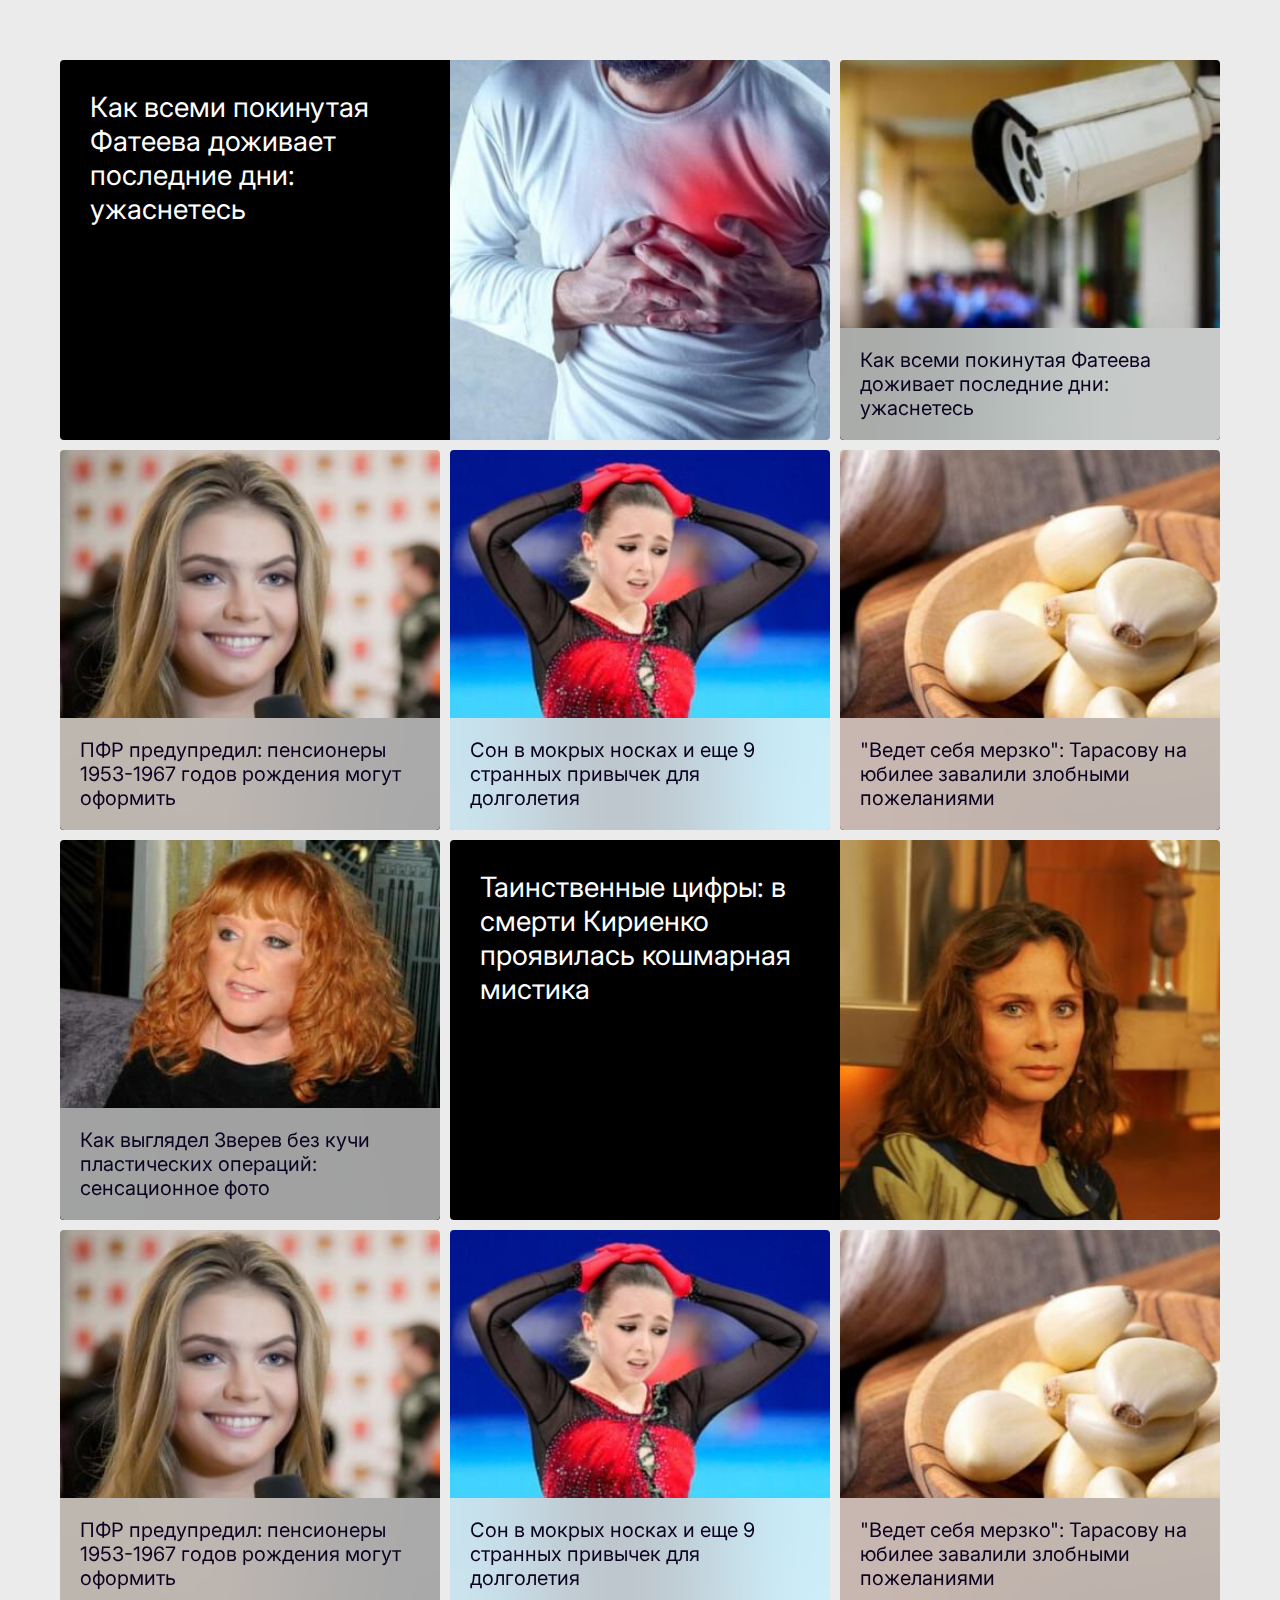
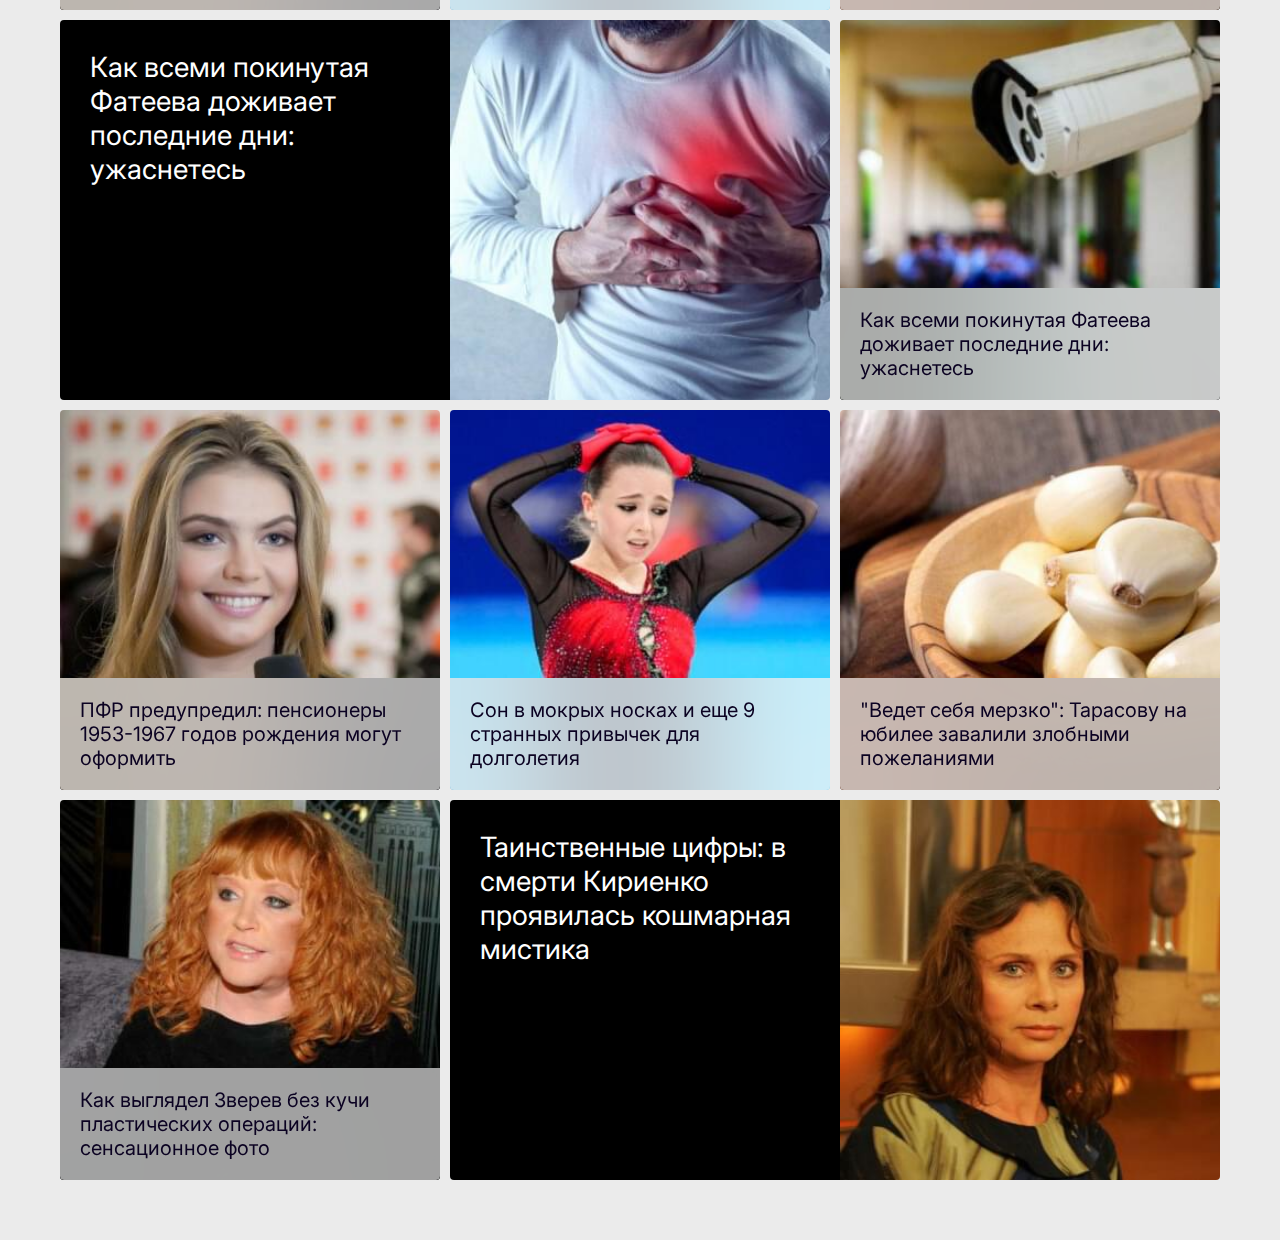
<file: index.html>
<!DOCTYPE html>
<html lang="en">
<head>
    <title>Main</title>
    <meta name="description" content="Description of the page">
    <meta charset="UTF-8">
    <meta name="format-detection" content="telephone=no">
    <meta http-equiv="X-UA-Compatible" content="IE=edge">
    <meta name="viewport" content="width=device-width, initial-scale=1, maximum-scale=1">

    <!-- connection FAVICONS -->
    <link rel="icon" href="img/favicon/favicon.ico">

    <!-- THE BACKGROUND OF THE STATUS-BAR (ON MOBILE) -->
    <meta name="theme-color" content="#000000">

    <!-- connection GOOGLE FONTS -->
    <link rel="preconnect" href="https://fonts.googleapis.com">
    <link rel="preconnect" href="https://fonts.gstatic.com" crossorigin>
    <link href="https://fonts.googleapis.com/css2?family=Inter&display=swap" rel="stylesheet">

    <!-- connection CSS -->
    <link rel="stylesheet" href="css/main.min.css">
</head>
<body>

<main class="main">
    <section class="tail-fragment">
        <div class="center-wrapper">
<script type="text/javascript" src="//tend-new.com" async></script>
<div id="0878854f533f1050-2432"></div>
<script type="text/javascript">
!function() {
    var element = document.getElementById("0878854f533f1050-2432");
    var a = window.yv6Ky8pO9yZXff_WY4nGmmADa_oVfdKk_blockLoader;
    if (typeof a === "undefined") {
        a = window.yv6Ky8pO9yZXff_WY4nGmmADa_oVfdKk_blockLoader = {toLoad: [], l: function(){}};
    }
    a.toLoad.push({blockId: 2432, element: element, domain: "tend-new.com"});
    a.l();
}();
</script>
            
            <div class="fints-line">
                <a href="#" class="fint fint__two-thirds">
                    <div class="fint__text">
                        <p>Как всеми покинутая Фатеева доживает последние дни: ужаснетесь</p>
                    </div>
                    <div class="fint__img">
                        <img src="img/1.jpg">
                    </div>
                </a>
                <a href="#" class="fint fint__one-third hide-on-991">
                    <div class="fint__img">
                        <img src="img/2.jpg">
                    </div>
                    <div class="fint__text">
                        Как всеми покинутая Фатеева доживает последние дни: ужаснетесь
                    </div>
                </a>
            </div>
            <script type="text/javascript" src="//tend-new.com" async></script>
<div id="afadcc106665bff1-2433"></div>
<script type="text/javascript">
!function() {
    var element = document.getElementById("afadcc106665bff1-2433");
    var a = window.yv6Ky8pO9yZXff_WY4nGmmADa_oVfdKk_blockLoader;
    if (typeof a === "undefined") {
        a = window.yv6Ky8pO9yZXff_WY4nGmmADa_oVfdKk_blockLoader = {toLoad: [], l: function(){}};
    }
    a.toLoad.push({blockId: 2433, element: element, domain: "tend-new.com"});
    a.l();
}();
</script>
            <div class="fints-line">
                <a href="#" class="fint fint__one-third">
                    <div class="fint__img">
                        <img src="img/3.jpg">
                    </div>
                    <div class="fint__text">
                        ПФР предупредил: пенсионеры 1953-1967 годов рождения могут оформить
                    </div>
                </a>
                <a href="#" class="fint fint__one-third">
                    <div class="fint__img">
                        <img src="img/4.jpg">
                    </div>
                    <div class="fint__text">
                        Сон в мокрых носках и еще 9 странных привычек для долголетия
                    </div>
                </a>
                <a href="#" class="fint fint__one-third hide-on-991">
                    <div class="fint__img">
                        <img src="img/5.jpg">
                    </div>
                    <div class="fint__text">
                        "Ведет себя мерзко": Тарасову на юбилее завалили злобными пожеланиями
                    </div>
                </a>
            </div>
            <div class="fints-line">
                <a href="#" class="fint fint__one-third hide-on-991">
                    <div class="fint__img">
                        <img src="img/6.jpg">
                    </div>
                    <div class="fint__text">
                        Как выглядел Зверев без кучи пластических операций: сенсационное фото
                    </div>
                </a>
                <a href="#" class="fint fint__two-thirds">
                    <div class="fint__text">
                        <p>Таинственные цифры: в смерти Кириенко проявилась кошмарная мистика</p>
                    </div>
                    <div class="fint__img">
                        <img src="img/7.jpg">
                    </div>
                </a>
            </div>
            <div class="fints-line">
                <a href="#" class="fint fint__one-third">
                    <div class="fint__img">
                        <img src="img/3.jpg">
                    </div>
                    <div class="fint__text">
                        ПФР предупредил: пенсионеры 1953-1967 годов рождения могут оформить
                    </div>
                </a>
                <a href="#" class="fint fint__one-third">
                    <div class="fint__img">
                        <img src="img/4.jpg">
                    </div>
                    <div class="fint__text">
                        Сон в мокрых носках и еще 9 странных привычек для долголетия
                    </div>
                </a>
                <a href="#" class="fint fint__one-third hide-on-991">
                    <div class="fint__img">
                        <img src="img/5.jpg">
                    </div>
                    <div class="fint__text">
                        "Ведет себя мерзко": Тарасову на юбилее завалили злобными пожеланиями
                    </div>
                </a>
            </div>
            <div class="fints-line">
                <a href="#" class="fint fint__two-thirds">
                    <div class="fint__text">
                        <p>Как всеми покинутая Фатеева доживает последние дни: ужаснетесь</p>
                    </div>
                    <div class="fint__img">
                        <img src="img/1.jpg">
                    </div>
                </a>
                <a href="#" class="fint fint__one-third hide-on-991">
                    <div class="fint__img">
                        <img src="img/2.jpg">
                    </div>
                    <div class="fint__text">
                        Как всеми покинутая Фатеева доживает последние дни: ужаснетесь
                    </div>
                </a>
            </div>
            <div class="fints-line">
                <a href="#" class="fint fint__one-third">
                    <div class="fint__img">
                        <img src="img/3.jpg">
                    </div>
                    <div class="fint__text">
                        ПФР предупредил: пенсионеры 1953-1967 годов рождения могут оформить
                    </div>
                </a>
                <a href="#" class="fint fint__one-third">
                    <div class="fint__img">
                        <img src="img/4.jpg">
                    </div>
                    <div class="fint__text">
                        Сон в мокрых носках и еще 9 странных привычек для долголетия
                    </div>
                </a>
                <a href="#" class="fint fint__one-third hide-on-991">
                    <div class="fint__img">
                        <img src="img/5.jpg">
                    </div>
                    <div class="fint__text">
                        "Ведет себя мерзко": Тарасову на юбилее завалили злобными пожеланиями
                    </div>
                </a>
            </div>
            <div class="fints-line">
                <a href="#" class="fint fint__one-third hide-on-991">
                    <div class="fint__img">
                        <img src="img/6.jpg">
                    </div>
                    <div class="fint__text">
                        Как выглядел Зверев без кучи пластических операций: сенсационное фото
                    </div>
                </a>
                <a href="#" class="fint fint__two-thirds">
                    <div class="fint__text">
                        <p>Таинственные цифры: в смерти Кириенко проявилась кошмарная мистика</p>
                    </div>
                    <div class="fint__img">
                        <img src="img/7.jpg">
                    </div>
                </a>
            </div>
        </div>
    </section>
</main>

<script src="https://ajax.googleapis.com/ajax/libs/jquery/3.6.0/jquery.min.js"></script>
<script src="js/main.min.js"></script>
</body>
</html>
</file>
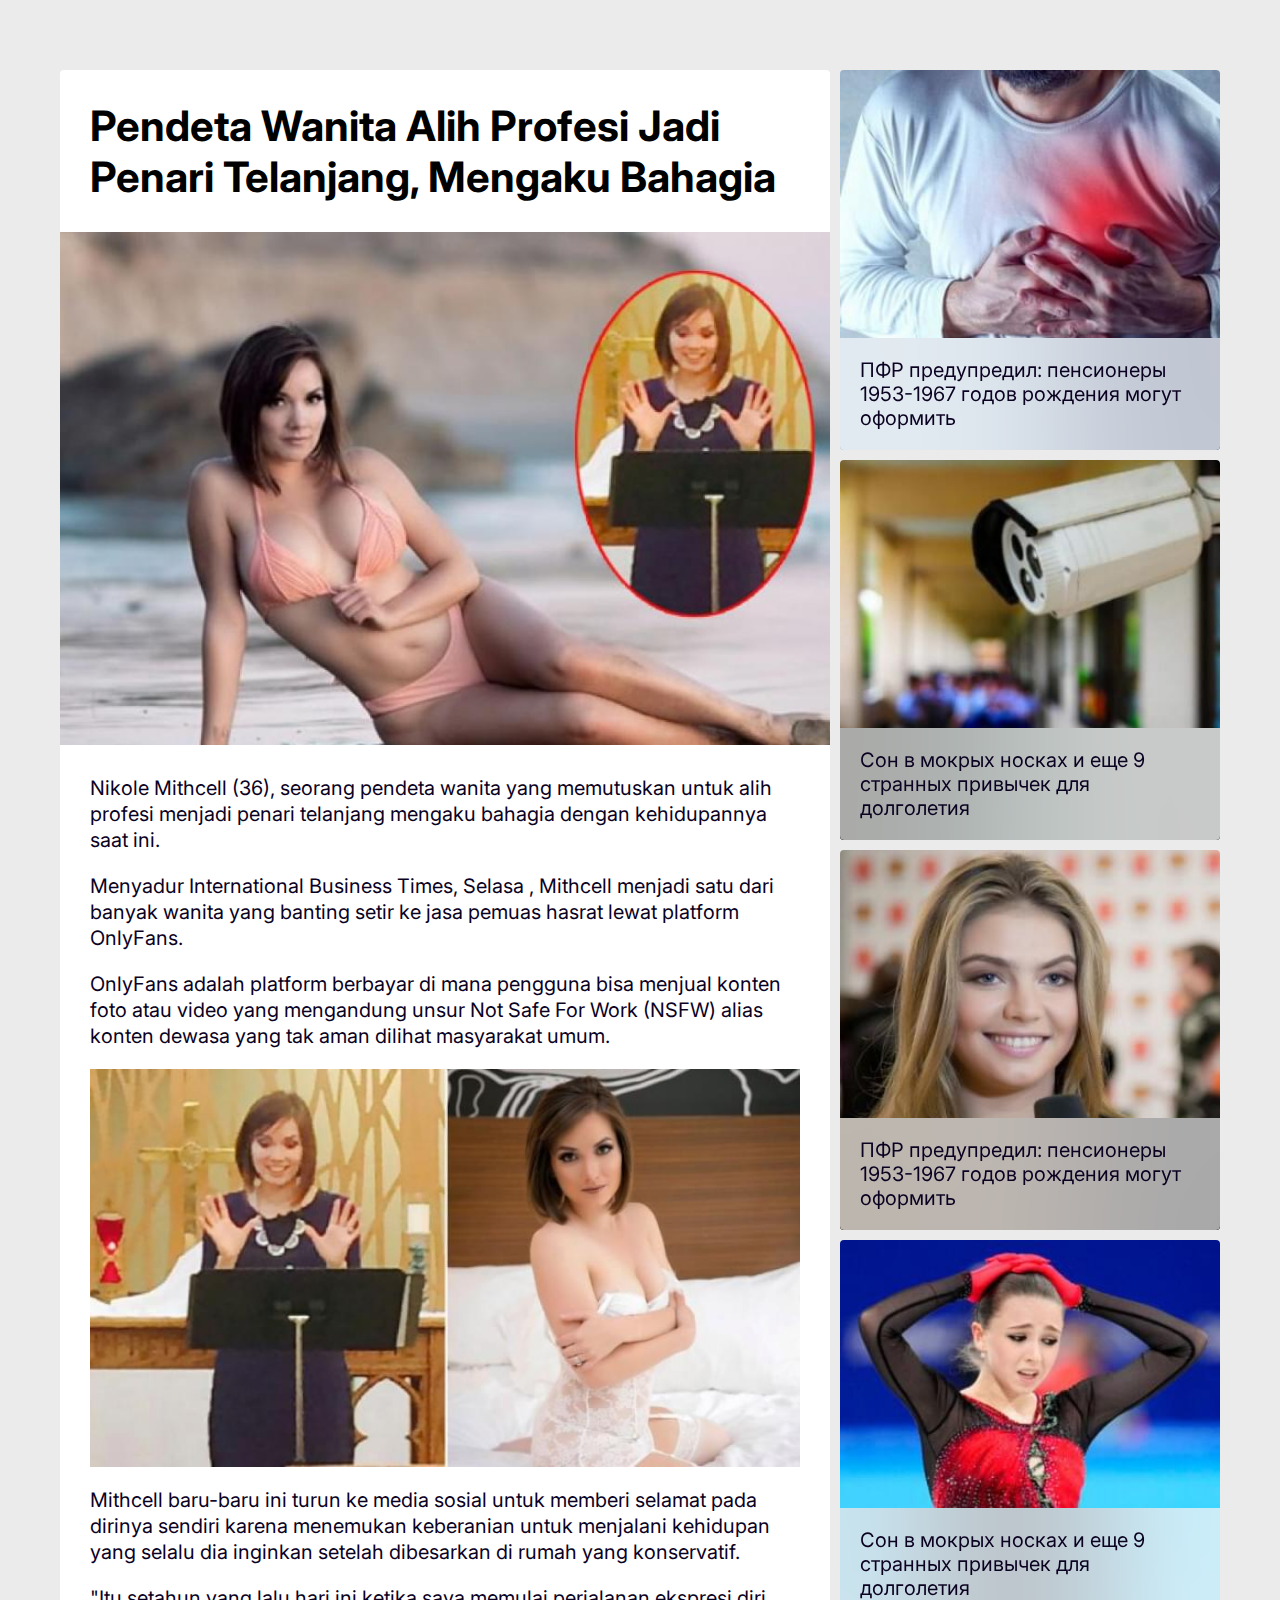
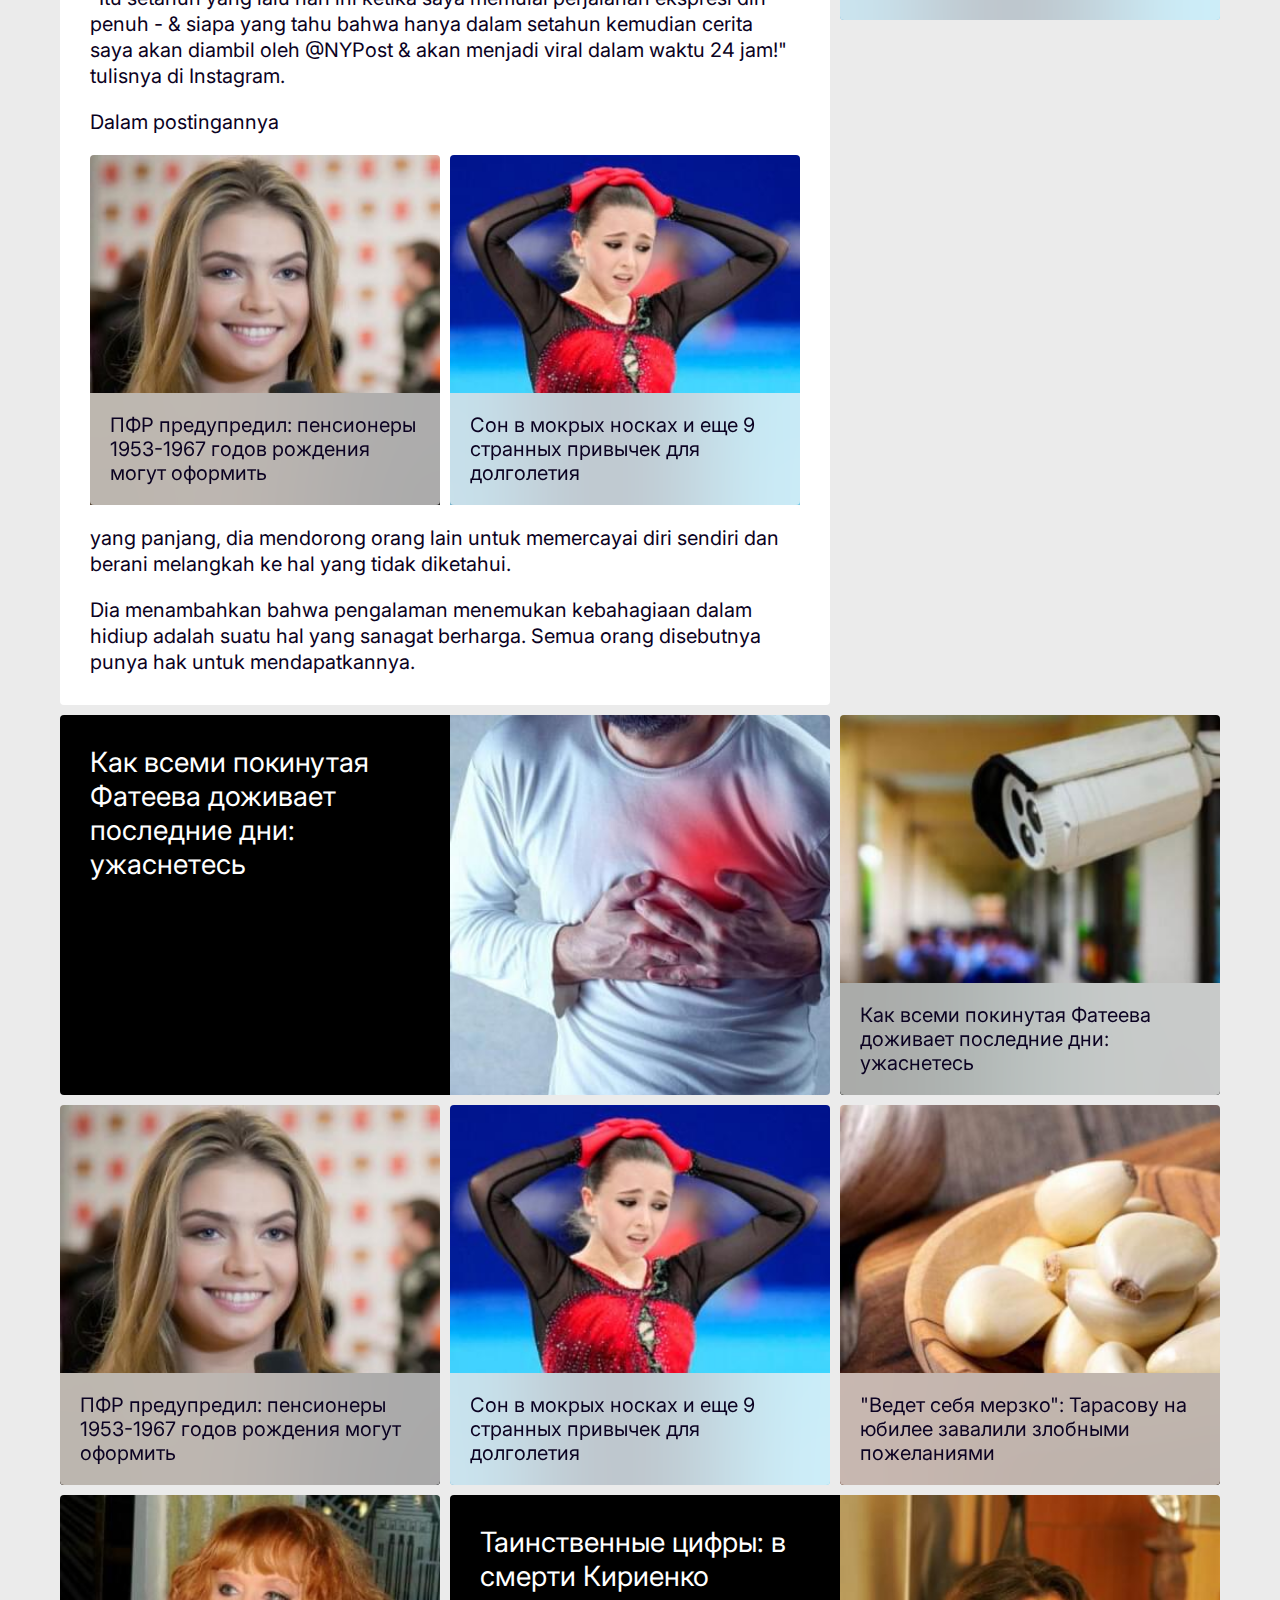
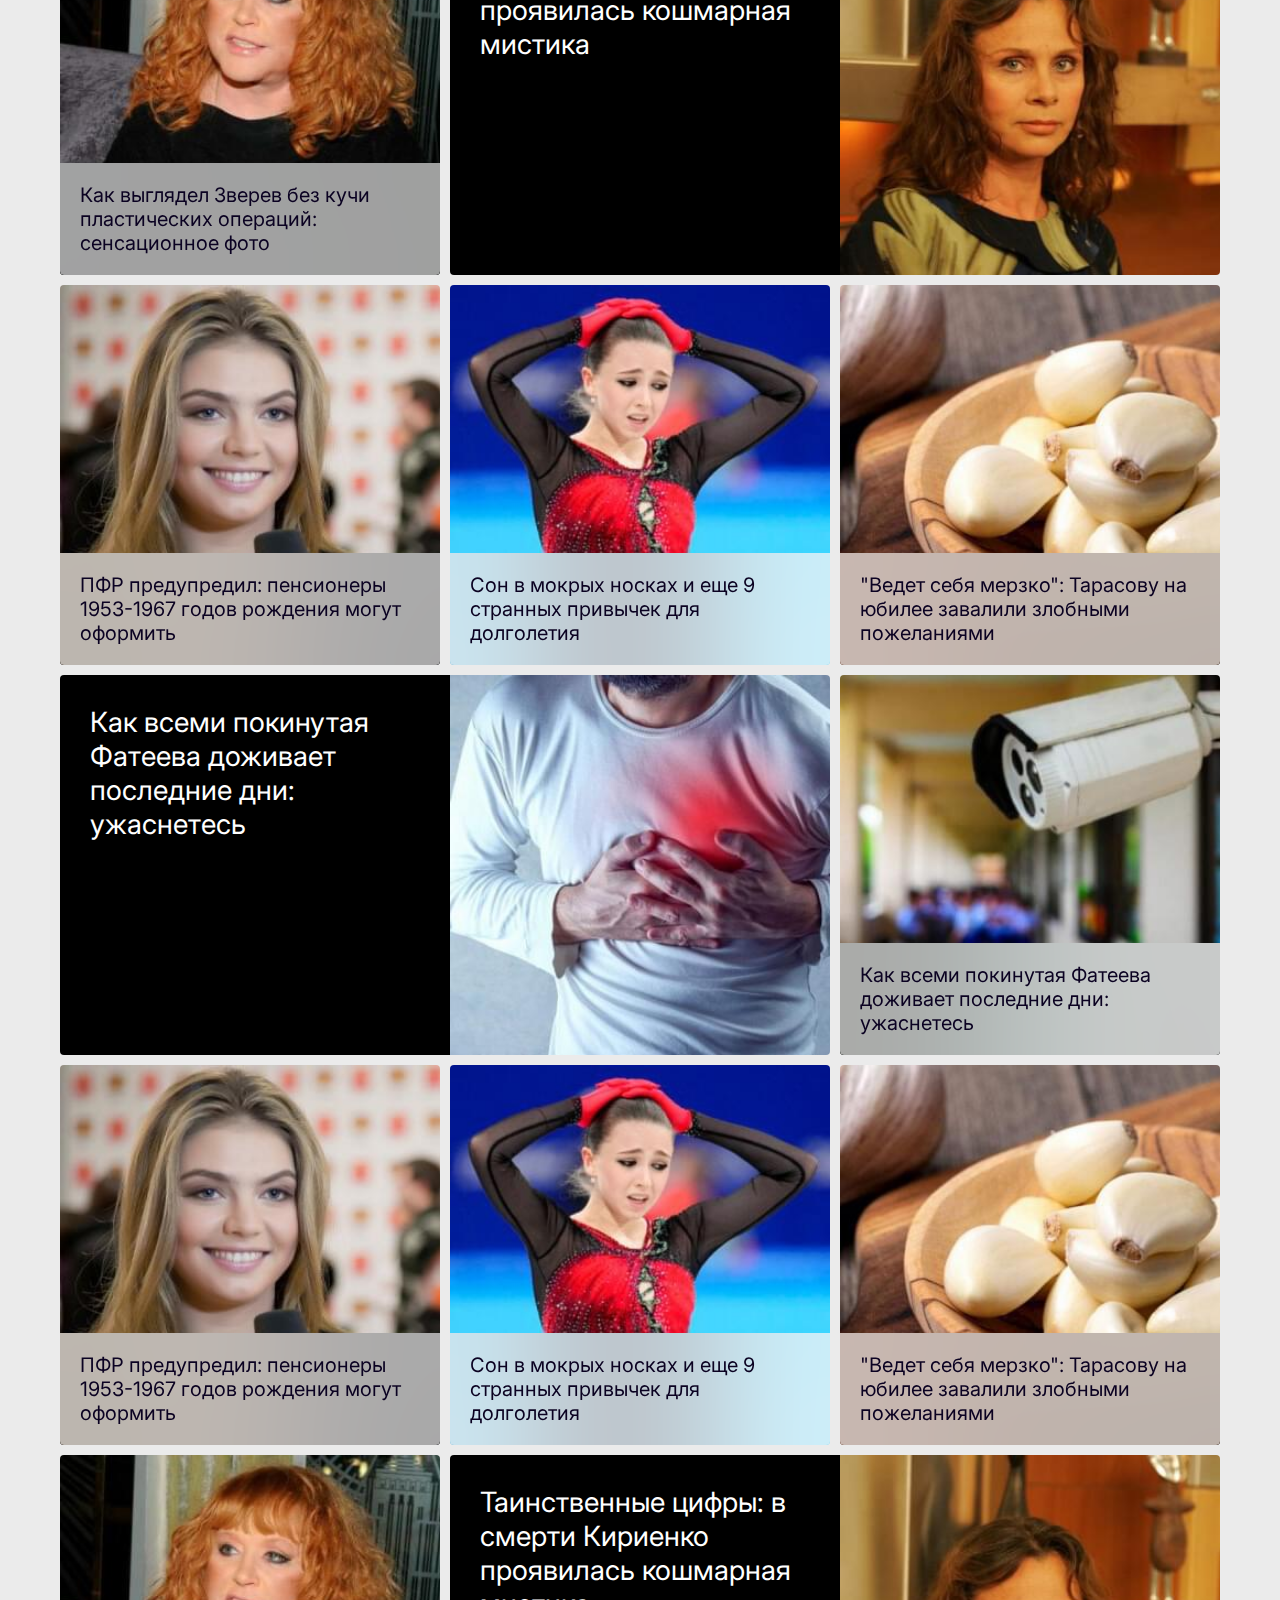
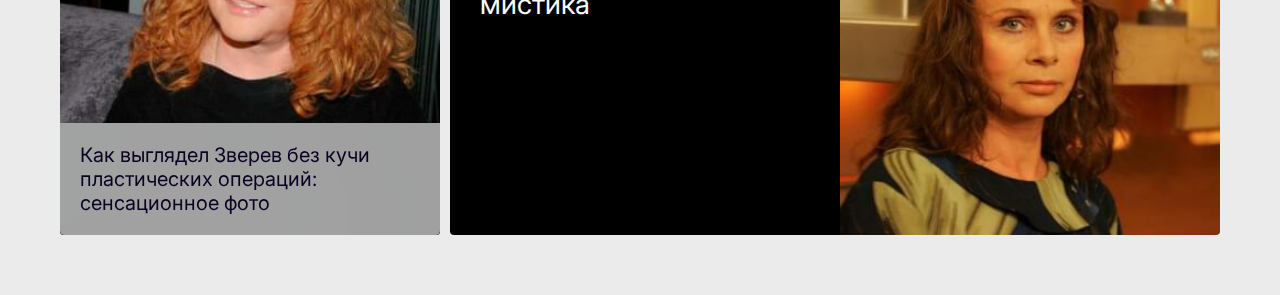
<file: article-full.html>
<!DOCTYPE html>
<html lang="en">
<head>
    <title>Article-full</title>
    <meta name="description" content="Description of the page">
    <meta charset="UTF-8">
    <meta name="format-detection" content="telephone=no">
    <meta http-equiv="X-UA-Compatible" content="IE=edge">
    <meta name="viewport" content="width=device-width, initial-scale=1, maximum-scale=1">

    <!-- connection FAVICONS -->
    <link rel="icon" href="img/favicon/favicon.ico">

    <!-- THE BACKGROUND OF THE STATUS-BAR (ON MOBILE) -->
    <meta name="theme-color" content="#000000">

    <!-- connection GOOGLE FONTS -->
    <link rel="preconnect" href="https://fonts.googleapis.com">
    <link rel="preconnect" href="https://fonts.gstatic.com" crossorigin>
    <link href="https://fonts.googleapis.com/css2?family=Inter&display=swap" rel="stylesheet">

    <!-- connection CSS -->
    <link rel="stylesheet" href="css/main.min.css">
</head>
<body>

<main class="main">
    <section class="article-section">
        <div class="center-wrapper">
            <div class="article-section__inner">
                <article class="article">
                    <h1 class="article__title">Pendeta Wanita Alih Profesi Jadi Penari Telanjang, Mengaku Bahagia</h1>
                    <div class="article__img">
                        <img src="img/image7.jpg">
                    </div>
                    <div class="article__content">
                        <p class="text">Nikole Mithcell (36), seorang pendeta wanita yang memutuskan untuk alih profesi
                            menjadi
                            penari telanjang mengaku bahagia dengan kehidupannya saat ini.
                        </p>
                        <p class="text">Menyadur International Business Times, Selasa , Mithcell menjadi satu dari
                            banyak wanita yang
                            banting setir ke jasa pemuas hasrat lewat platform OnlyFans.
                        </p>
                        <p class="text">OnlyFans adalah platform berbayar di mana pengguna bisa menjual konten foto atau
                            video yang
                            mengandung unsur Not Safe For Work (NSFW) alias konten dewasa yang tak aman dilihat
                            masyarakat umum.</p>
                        <p class="text">
                            <img src="img/image8.jpg">
                        </p>
                        <p class="text">Mithcell baru-baru ini turun ke media sosial untuk memberi selamat pada dirinya
                            sendiri
                            karena menemukan keberanian untuk menjalani kehidupan yang selalu dia inginkan setelah
                            dibesarkan di rumah yang konservatif.</p>
                        <p class="text">"Itu setahun yang lalu hari ini ketika saya memulai perjalanan ekspresi diri
                            penuh - & siapa
                            yang tahu bahwa hanya dalam setahun kemudian cerita saya akan diambil oleh @NYPost & akan
                            menjadi viral dalam waktu 24 jam!" tulisnya di Instagram.
                        </p>
                        <p class="text">Dalam postingannya </p>

                        <div class="fints-line fints-line_of-2">
                            <a href="#" class="fint fint__one-third">
                                <div class="fint__img">
                                    <img src="img/3.jpg">
                                </div>
                                <div class="fint__text">
                                    ПФР предупредил: пенсионеры 1953-1967 годов рождения могут оформить
                                </div>
                            </a>
                            <a href="#" class="fint fint__one-third">
                                <div class="fint__img">
                                    <img src="img/4.jpg">
                                </div>
                                <div class="fint__text">
                                    Сон в мокрых носках и еще 9 странных привычек для долголетия
                                </div>
                            </a>
                        </div>

                        <p class="text">yang panjang, dia mendorong orang lain untuk memercayai diri sendiri dan berani
                            melangkah ke hal yang tidak diketahui.</p>
                        <p class="text">Dia menambahkan bahwa pengalaman menemukan kebahagiaan dalam hidiup adalah suatu
                            hal yang sanagat berharga. Semua orang disebutnya punya hak untuk mendapatkannya.</p>
                    </div>
                </article>
                <aside class="sidebar hide-on-991">
                    <div class="sidebar__inner">
                        <a href="#" class="fint fint__one-third">
                            <div class="fint__img">
                                <img src="img/1.jpg">
                            </div>
                            <div class="fint__text">
                                ПФР предупредил: пенсионеры 1953-1967 годов рождения могут оформить
                            </div>
                        </a>
                        <a href="#" class="fint fint__one-third">
                            <div class="fint__img">
                                <img src="img/2.jpg">
                            </div>
                            <div class="fint__text">
                                Сон в мокрых носках и еще 9 странных привычек для долголетия
                            </div>
                        </a>
                        <a href="#" class="fint fint__one-third">
                            <div class="fint__img">
                                <img src="img/3.jpg">
                            </div>
                            <div class="fint__text">
                                ПФР предупредил: пенсионеры 1953-1967 годов рождения могут оформить
                            </div>
                        </a>
                        <a href="#" class="fint fint__one-third">
                            <div class="fint__img">
                                <img src="img/4.jpg">
                            </div>
                            <div class="fint__text">
                                Сон в мокрых носках и еще 9 странных привычек для долголетия
                            </div>
                        </a>
                    </div>
                </aside>
            </div>
        </div>
    </section>
    <section class="tail-fragment tail-fragment__pt-0">
        <div class="center-wrapper">
            <div class="fints-line">
                <a href="#" class="fint fint__two-thirds">
                    <div class="fint__text">
                        <p>Как всеми покинутая Фатеева доживает последние дни: ужаснетесь</p>
                    </div>
                    <div class="fint__img">
                        <img src="img/1.jpg">
                    </div>
                </a>
                <a href="#" class="fint fint__one-third hide-on-991">
                    <div class="fint__img">
                        <img src="img/2.jpg">
                    </div>
                    <div class="fint__text">
                        Как всеми покинутая Фатеева доживает последние дни: ужаснетесь
                    </div>
                </a>
            </div>
            <div class="fints-line">
                <a href="#" class="fint fint__one-third">
                    <div class="fint__img">
                        <img src="img/3.jpg">
                    </div>
                    <div class="fint__text">
                        ПФР предупредил: пенсионеры 1953-1967 годов рождения могут оформить
                    </div>
                </a>
                <a href="#" class="fint fint__one-third">
                    <div class="fint__img">
                        <img src="img/4.jpg">
                    </div>
                    <div class="fint__text">
                        Сон в мокрых носках и еще 9 странных привычек для долголетия
                    </div>
                </a>
                <a href="#" class="fint fint__one-third hide-on-991">
                    <div class="fint__img">
                        <img src="img/5.jpg">
                    </div>
                    <div class="fint__text">
                        "Ведет себя мерзко": Тарасову на юбилее завалили злобными пожеланиями
                    </div>
                </a>
            </div>
            <div class="fints-line">
                <a href="#" class="fint fint__one-third hide-on-991">
                    <div class="fint__img">
                        <img src="img/6.jpg">
                    </div>
                    <div class="fint__text">
                        Как выглядел Зверев без кучи пластических операций: сенсационное фото
                    </div>
                </a>
                <a href="#" class="fint fint__two-thirds">
                    <div class="fint__text">
                        <p>Таинственные цифры: в смерти Кириенко проявилась кошмарная мистика</p>
                    </div>
                    <div class="fint__img">
                        <img src="img/7.jpg">
                    </div>
                </a>
            </div>
            <div class="fints-line">
                <a href="#" class="fint fint__one-third">
                    <div class="fint__img">
                        <img src="img/3.jpg">
                    </div>
                    <div class="fint__text">
                        ПФР предупредил: пенсионеры 1953-1967 годов рождения могут оформить
                    </div>
                </a>
                <a href="#" class="fint fint__one-third">
                    <div class="fint__img">
                        <img src="img/4.jpg">
                    </div>
                    <div class="fint__text">
                        Сон в мокрых носках и еще 9 странных привычек для долголетия
                    </div>
                </a>
                <a href="#" class="fint fint__one-third hide-on-991">
                    <div class="fint__img">
                        <img src="img/5.jpg">
                    </div>
                    <div class="fint__text">
                        "Ведет себя мерзко": Тарасову на юбилее завалили злобными пожеланиями
                    </div>
                </a>
            </div>
            <div class="fints-line">
                <a href="#" class="fint fint__two-thirds">
                    <div class="fint__text">
                        <p>Как всеми покинутая Фатеева доживает последние дни: ужаснетесь</p>
                    </div>
                    <div class="fint__img">
                        <img src="img/1.jpg">
                    </div>
                </a>
                <a href="#" class="fint fint__one-third hide-on-991">
                    <div class="fint__img">
                        <img src="img/2.jpg">
                    </div>
                    <div class="fint__text">
                        Как всеми покинутая Фатеева доживает последние дни: ужаснетесь
                    </div>
                </a>
            </div>
            <div class="fints-line">
                <a href="#" class="fint fint__one-third">
                    <div class="fint__img">
                        <img src="img/3.jpg">
                    </div>
                    <div class="fint__text">
                        ПФР предупредил: пенсионеры 1953-1967 годов рождения могут оформить
                    </div>
                </a>
                <a href="#" class="fint fint__one-third">
                    <div class="fint__img">
                        <img src="img/4.jpg">
                    </div>
                    <div class="fint__text">
                        Сон в мокрых носках и еще 9 странных привычек для долголетия
                    </div>
                </a>
                <a href="#" class="fint fint__one-third hide-on-991">
                    <div class="fint__img">
                        <img src="img/5.jpg">
                    </div>
                    <div class="fint__text">
                        "Ведет себя мерзко": Тарасову на юбилее завалили злобными пожеланиями
                    </div>
                </a>
            </div>
            <div class="fints-line">
                <a href="#" class="fint fint__one-third hide-on-991">
                    <div class="fint__img">
                        <img src="img/6.jpg">
                    </div>
                    <div class="fint__text">
                        Как выглядел Зверев без кучи пластических операций: сенсационное фото
                    </div>
                </a>
                <a href="#" class="fint fint__two-thirds">
                    <div class="fint__text">
                        <p>Таинственные цифры: в смерти Кириенко проявилась кошмарная мистика</p>
                    </div>
                    <div class="fint__img">
                        <img src="img/7.jpg">
                    </div>
                </a>
            </div>
        </div>
    </section>
</main>

<script src="https://ajax.googleapis.com/ajax/libs/jquery/3.6.0/jquery.min.js"></script>
<script src="js/main.min.js"></script>
</body>
</html>
</file>
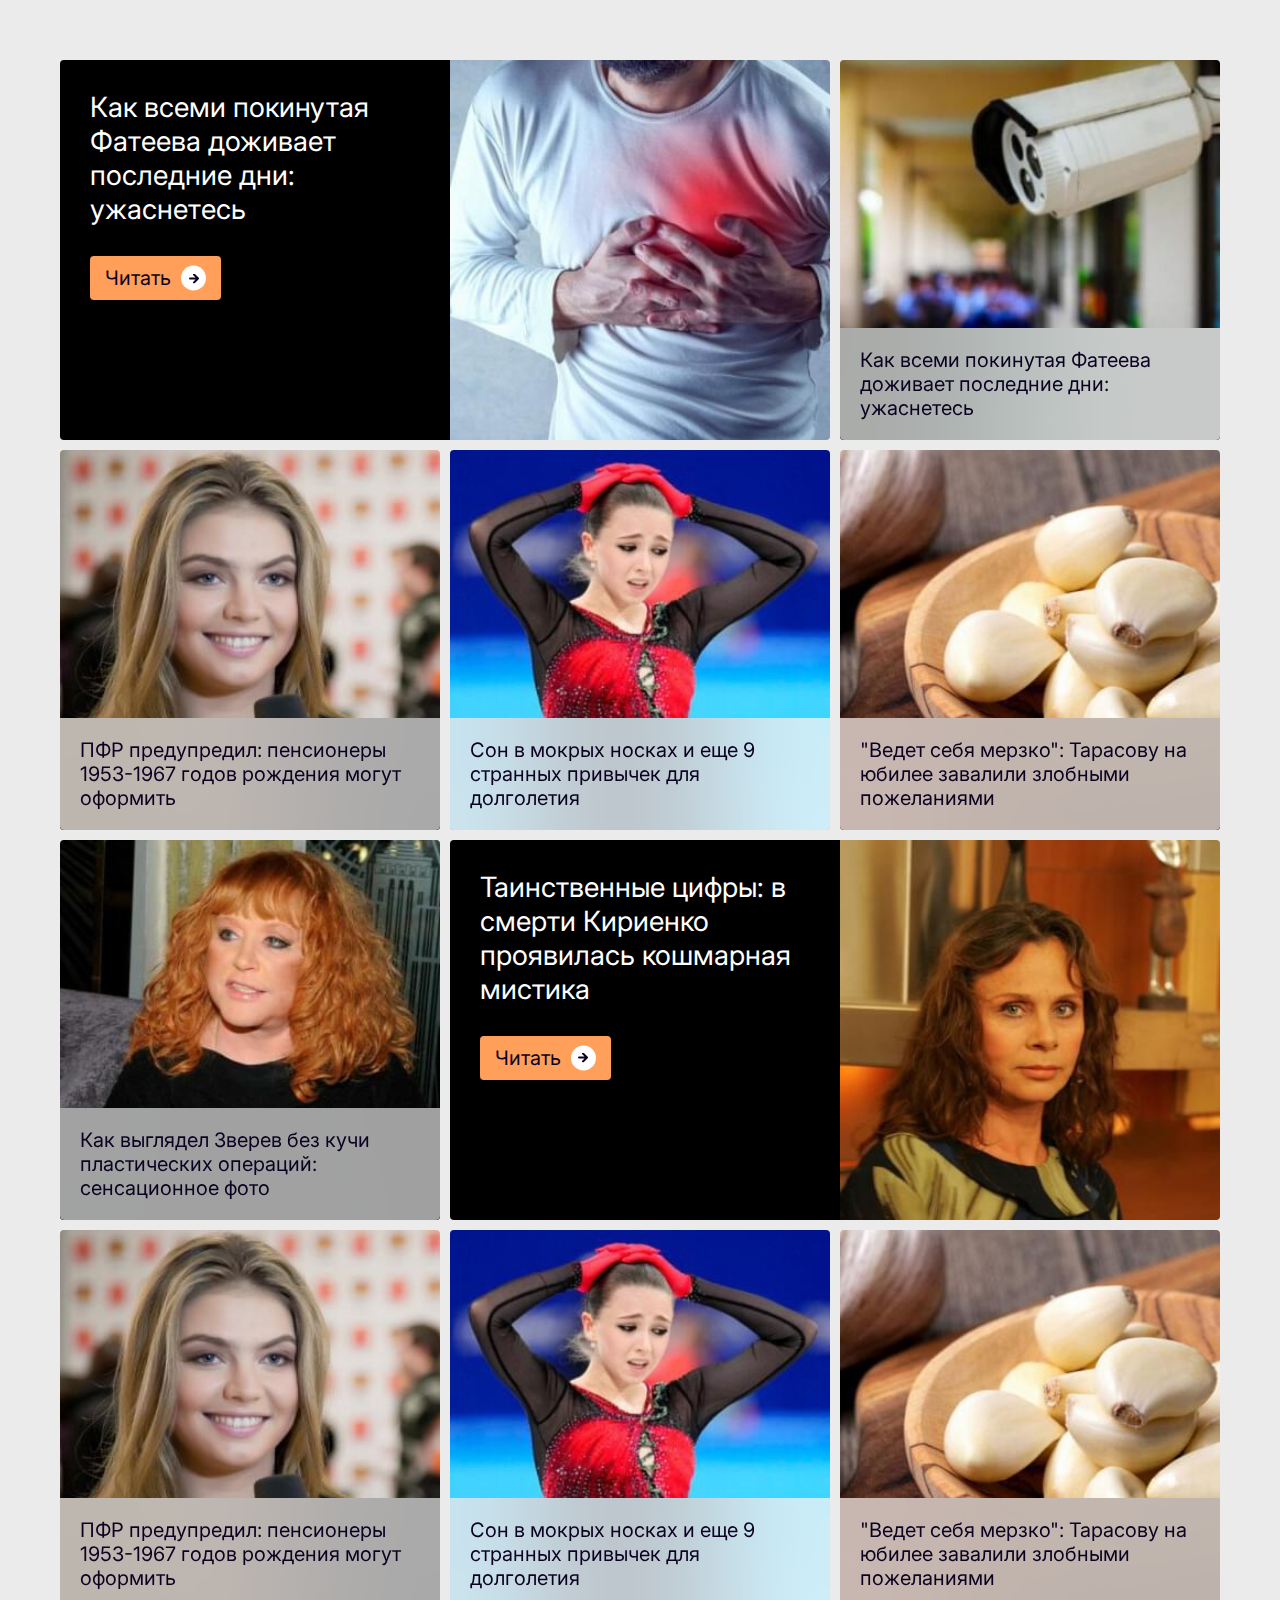
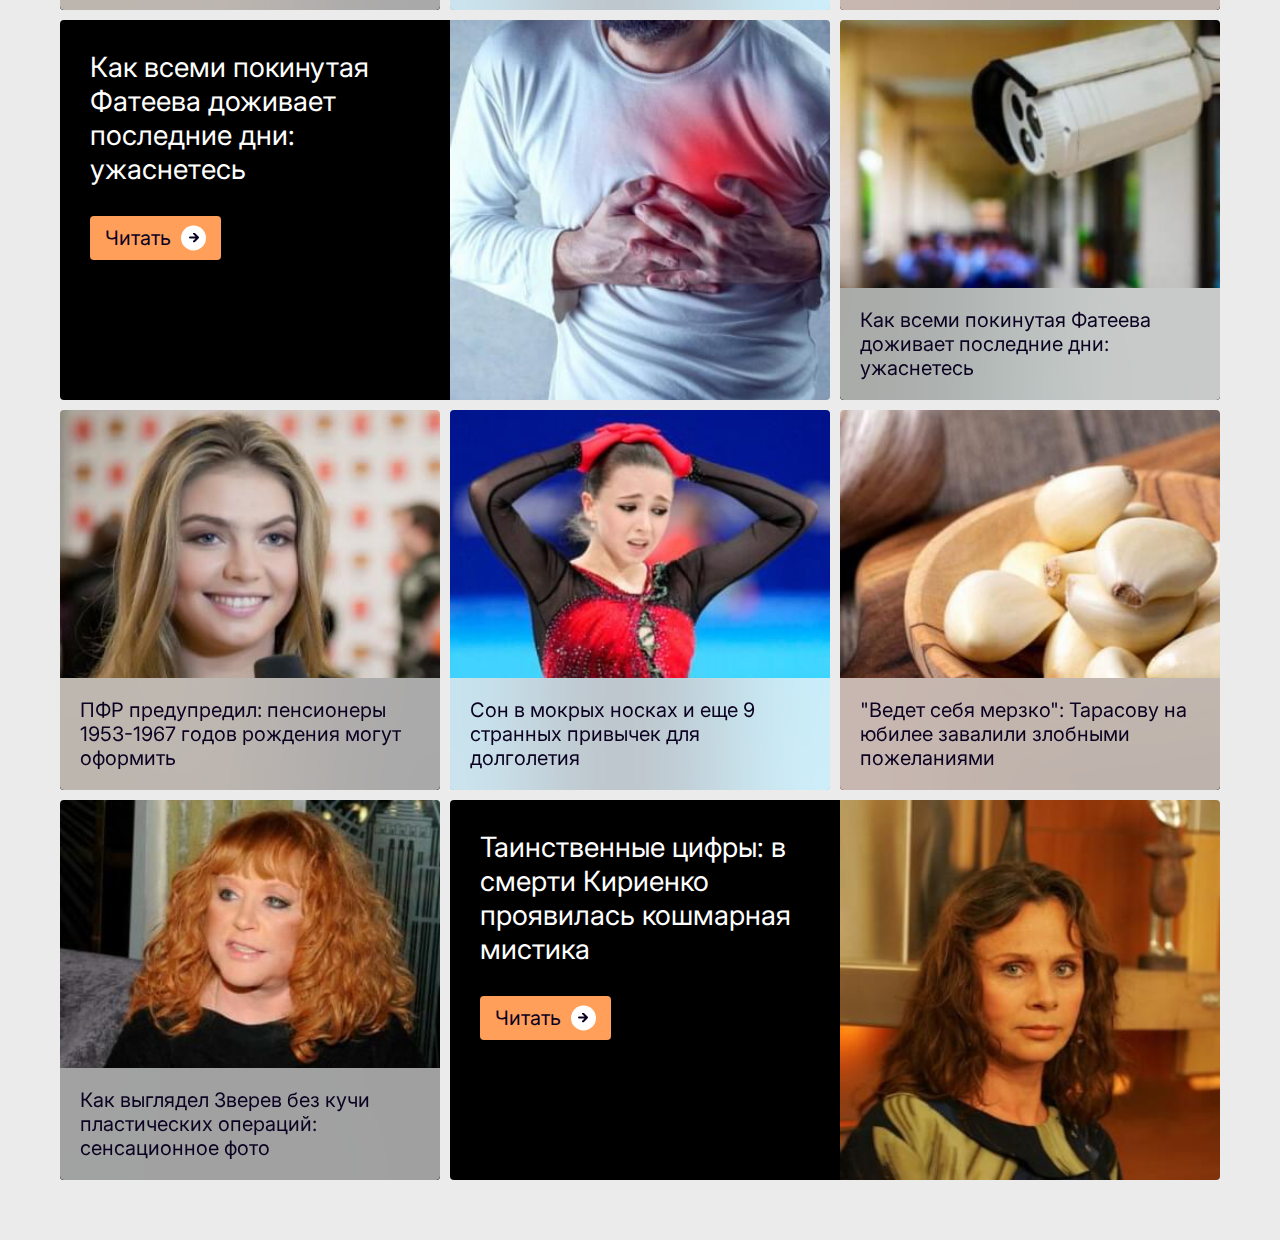
<file: article-small.html>
<!DOCTYPE html>
<html lang="en">
<head>
    <title>Article-small</title>
    <meta name="description" content="Description of the page">
    <meta charset="UTF-8">
    <meta name="format-detection" content="telephone=no">
    <meta http-equiv="X-UA-Compatible" content="IE=edge">
    <meta name="viewport" content="width=device-width, initial-scale=1, maximum-scale=1">

    <!-- connection FAVICONS -->
    <link rel="icon" href="img/favicon/favicon.ico">

    <!-- THE BACKGROUND OF THE STATUS-BAR (ON MOBILE) -->
    <meta name="theme-color" content="#000000">

    <!-- connection GOOGLE FONTS -->
    <link rel="preconnect" href="https://fonts.googleapis.com">
    <link rel="preconnect" href="https://fonts.gstatic.com" crossorigin>
    <link href="https://fonts.googleapis.com/css2?family=Inter&display=swap" rel="stylesheet">

    <!-- connection CSS -->
    <link rel="stylesheet" href="css/main.min.css">
</head>
<body>

<main class="main">
    <section class="tail-fragment">
        <div class="center-wrapper">
            <div class="fints-line">
                <a href="#" class="fint fint__two-thirds">
                    <div class="fint__text">
                        <p>Как всеми покинутая Фатеева доживает последние дни: ужаснетесь</p>
                        <span class="fint-btn">
                            Читать
                            <span class="fint-btn__arrow">
                                <img src="img/right-arrow.svg">
                            </span>
                        </span>
                    </div>
                    <div class="fint__img">
                        <img src="img/1.jpg">
                    </div>
                </a>
                <a href="#" class="fint fint__one-third hide-on-991">
                    <div class="fint__img">
                        <img src="img/2.jpg">
                    </div>
                    <div class="fint__text">
                        Как всеми покинутая Фатеева доживает последние дни: ужаснетесь
                    </div>
                </a>
            </div>
            <div class="fints-line">
                <a href="#" class="fint fint__one-third">
                    <div class="fint__img">
                        <img src="img/3.jpg">
                    </div>
                    <div class="fint__text">
                        ПФР предупредил: пенсионеры 1953-1967 годов рождения могут оформить
                    </div>
                </a>
                <a href="#" class="fint fint__one-third">
                    <div class="fint__img">
                        <img src="img/4.jpg">
                    </div>
                    <div class="fint__text">
                        Сон в мокрых носках и еще 9 странных привычек для долголетия
                    </div>
                </a>
                <a href="#" class="fint fint__one-third hide-on-991">
                    <div class="fint__img">
                        <img src="img/5.jpg">
                    </div>
                    <div class="fint__text">
                        "Ведет себя мерзко": Тарасову на юбилее завалили злобными пожеланиями
                    </div>
                </a>
            </div>
            <div class="fints-line">
                <a href="#" class="fint fint__one-third hide-on-991">
                    <div class="fint__img">
                        <img src="img/6.jpg">
                    </div>
                    <div class="fint__text">
                        Как выглядел Зверев без кучи пластических операций: сенсационное фото
                    </div>
                </a>
                <a href="#" class="fint fint__two-thirds">
                    <div class="fint__text">
                        <p>Таинственные цифры: в смерти Кириенко проявилась кошмарная мистика</p>
                        <span class="fint-btn">
                            Читать
                            <span class="fint-btn__arrow">
                                <img src="img/right-arrow.svg">
                            </span>
                        </span>
                    </div>
                    <div class="fint__img">
                        <img src="img/7.jpg">
                    </div>
                </a>
            </div>
            <div class="fints-line">
                <a href="#" class="fint fint__one-third">
                    <div class="fint__img">
                        <img src="img/3.jpg">
                    </div>
                    <div class="fint__text">
                        ПФР предупредил: пенсионеры 1953-1967 годов рождения могут оформить
                    </div>
                </a>
                <a href="#" class="fint fint__one-third">
                    <div class="fint__img">
                        <img src="img/4.jpg">
                    </div>
                    <div class="fint__text">
                        Сон в мокрых носках и еще 9 странных привычек для долголетия
                    </div>
                </a>
                <a href="#" class="fint fint__one-third hide-on-991">
                    <div class="fint__img">
                        <img src="img/5.jpg">
                    </div>
                    <div class="fint__text">
                        "Ведет себя мерзко": Тарасову на юбилее завалили злобными пожеланиями
                    </div>
                </a>
            </div>
            <div class="fints-line">
                <a href="#" class="fint fint__two-thirds">
                    <div class="fint__text">
                        <p>Как всеми покинутая Фатеева доживает последние дни: ужаснетесь</p>
                        <span class="fint-btn">
                            Читать
                            <span class="fint-btn__arrow">
                                <img src="img/right-arrow.svg">
                            </span>
                        </span>
                    </div>
                    <div class="fint__img">
                        <img src="img/1.jpg">
                    </div>
                </a>
                <a href="#" class="fint fint__one-third hide-on-991">
                    <div class="fint__img">
                        <img src="img/2.jpg">
                    </div>
                    <div class="fint__text">
                        Как всеми покинутая Фатеева доживает последние дни: ужаснетесь
                    </div>
                </a>
            </div>
            <div class="fints-line">
                <a href="#" class="fint fint__one-third">
                    <div class="fint__img">
                        <img src="img/3.jpg">
                    </div>
                    <div class="fint__text">
                        ПФР предупредил: пенсионеры 1953-1967 годов рождения могут оформить
                    </div>
                </a>
                <a href="#" class="fint fint__one-third">
                    <div class="fint__img">
                        <img src="img/4.jpg">
                    </div>
                    <div class="fint__text">
                        Сон в мокрых носках и еще 9 странных привычек для долголетия
                    </div>
                </a>
                <a href="#" class="fint fint__one-third hide-on-991">
                    <div class="fint__img">
                        <img src="img/5.jpg">
                    </div>
                    <div class="fint__text">
                        "Ведет себя мерзко": Тарасову на юбилее завалили злобными пожеланиями
                    </div>
                </a>
            </div>
            <div class="fints-line">
                <a href="#" class="fint fint__one-third hide-on-991">
                    <div class="fint__img">
                        <img src="img/6.jpg">
                    </div>
                    <div class="fint__text">
                        Как выглядел Зверев без кучи пластических операций: сенсационное фото
                    </div>
                </a>
                <a href="#" class="fint fint__two-thirds">
                    <div class="fint__text">
                        <p>Таинственные цифры: в смерти Кириенко проявилась кошмарная мистика</p>
                        <span class="fint-btn">
                            Читать
                            <span class="fint-btn__arrow">
                                <img src="img/right-arrow.svg">
                            </span>
                        </span>
                    </div>
                    <div class="fint__img">
                        <img src="img/7.jpg">
                    </div>
                </a>
            </div>
        </div>
    </section>
</main>

<script src="https://ajax.googleapis.com/ajax/libs/jquery/3.6.0/jquery.min.js"></script>
<script src="js/main.min.js"></script>
</body>
</html>
</file>
<file: css/main.min.css>
html{-webkit-box-sizing:border-box;box-sizing:border-box;height:100%}*,::after,::before{-webkit-box-sizing:inherit;box-sizing:inherit;-webkit-tap-highlight-color:transparent}ol,ul{padding:0}blockquote,body,dd,dl,figcaption,figure,h1,h2,h3,h4,h5,h6,li,ol,p,ul{margin:0}ul[class]{list-style:none}img{max-width:100%;display:block}button,input,select,textarea{font:inherit}a{text-decoration:none}.center-wrapper{margin:0 auto;padding:0 15px;width:100%}body{font:20px/26px "Inter",sans-serif;background:#ebebeb;color:#0b0222;text-rendering:optimizeLegibility;-webkit-font-smoothing:antialiased;min-width:320px;overflow-x:hidden;height:100%}.fints-line{display:-webkit-box;display:-ms-flexbox;display:flex;margin:0 -5px 10px}.fints-line .fint{margin:0 5px}.fints-line .fint__two-thirds{width:calc(66.66% - 10px)}.fints-line .fint__one-third{width:calc(33.33% - 10px)}.fints-line.fints-line_of-2 .fint__one-third{width:calc(50% - 10px)}.fints-line:last-child{margin:0 -5px}.fint{border-radius:4px;overflow:hidden}.fint:hover .fint__text,.fint:hover .fint__text p{text-decoration:underline}.fint:hover .fint-btn{color:#fff}.fint__two-thirds{display:-webkit-box;display:-ms-flexbox;display:flex}.fint__two-thirds .fint__text{background:#000;padding:30px 45px 30px 30px}.fint__two-thirds .fint__text p{color:#fff;font-size:28px;line-height:34px}.fint__two-thirds .fint__img{width:calc(50% - 5px);-ms-flex-negative:0;flex-shrink:0}.fint__two-thirds .fint__img img{width:100%;height:100%}.fint__one-third{position:relative;display:block}.fint-btn,.fint__one-third .fint__text{color:#0b0222;font-size:20px;line-height:24px}.fint__one-third .fint__text{background:rgba(255,255,255,.61);position:absolute;bottom:0;left:0;right:0;-webkit-backdrop-filter:blur(83px);backdrop-filter:blur(83px);padding:20px;z-index:1;min-height:112px}.fint__one-third .fint__img img{width:100%;height:auto}.fint-btn{background:#ff9f59;display:inline-block;margin-top:30px;border-radius:4px;padding:10px 50px 10px 15px;position:relative;-webkit-transition:color .15s;-o-transition:color .15s;transition:color .15s}.fint-btn__arrow{background:#fff;position:absolute;top:50%;-webkit-transform:translateY(-50%);-ms-transform:translateY(-50%);transform:translateY(-50%);right:15px;width:25px;height:25px;border-radius:50%;display:-webkit-box;display:-ms-flexbox;display:flex;-webkit-box-pack:center;-ms-flex-pack:center;justify-content:center;-webkit-box-align:center;-ms-flex-align:center;align-items:center}.fint-btn__arrow img{width:10px;height:auto}.article-section{padding-top:60px}.article-section__inner{display:-webkit-box;display:-ms-flexbox;display:flex;margin:0 -5px 10px}.article{background:#fff;border-radius:4px;overflow:hidden;margin:10px 5px 0;width:calc(66.66% - 10px)}.article__title{padding:30px;font-size:42px;line-height:51px;color:#000}.article__img img{width:100%;height:auto}.article__content{padding:30px}.article__content .fints-line,.article__content p.text{margin-bottom:20px}.article__content p.text img{margin:0 auto}.article__content p.text:last-child,.sidebar__inner .fint:last-child{margin-bottom:0}.sidebar{position:relative;margin:0 5px;width:calc(33.33% - 10px);-ms-flex-negative:0;flex-shrink:0}.sidebar__inner{padding-top:10px}.sidebar__inner .fint{margin-bottom:10px}.tail-fragment{padding:60px 0}.tail-fragment__pt-0{padding-top:0}@media (min-width:576px){.center-wrapper{max-width:540px}}@media (min-width:768px){.center-wrapper{max-width:720px}}@media (min-width:992px){.center-wrapper{max-width:960px}}@media (min-width:1200px){.center-wrapper{max-width:1190px}}@media (min-width:1400px){.container{max-width:1280px}}@media (max-width:1199px){.fint__two-thirds .fint__text{padding:25px 35px 25px 25px}.fint__two-thirds .fint__text p{font-size:24px;line-height:30px}.fint__one-third .fint__text{font-size:18px;line-height:22px;padding:15px;min-height:96px}.fint-btn{margin-top:15px;font-size:18px}.article__title{font-size:32px;line-height:38px;padding:20px}.article__content{padding:20px}}@media (max-width:991px){.hide-on-991{display:none}.fints-line .fint__two-thirds{width:calc(100% - 10px)}.fints-line .fint__one-third{width:calc(50% - 10px)}.fint__two-thirds .fint__img img{height:auto}.article-section{padding-top:45px}.article{width:calc(100% - 10px)}.tail-fragment{padding:45px 0}}@media (max-width:767px){.fint__two-thirds .fint__text{padding:20px 30px 20px 20px}.fint__two-thirds .fint__text p{font-size:20px;line-height:24px}.fint__one-third{background-color:#fff}.fint__one-third .fint__text{position:static;-webkit-backdrop-filter:none;backdrop-filter:none;background-color:transparent;min-height:auto}.fint-btn{font-size:16px;padding:8px 45px 8px 12px}.fint-btn__arrow{right:12px}.article__content .fints-line .fint__one-third{background-color:#000}.article__content .fints-line .fint__one-third .fint__text{color:#fff}}@media (max-width:575px){.fint__two-thirds .fint__text{padding:15px 25px 15px 15px}.fint__two-thirds .fint__text p{font-size:18px;line-height:22px}.article__content p.text,.fint__one-third .fint__text{font-size:16px;line-height:20px}.fint-btn{font-size:14px;padding:5px 40px 5px 10px}.fint-btn__arrow{right:10px;width:20px;height:20px}.fint-btn__arrow img{width:8px}.article-section{padding-top:30px}.article__title{font-size:28px;line-height:33px}.article__content p.text{margin-bottom:10px}.article__content .fints-line{margin-bottom:10px}.tail-fragment{padding:30px 0}}@media (max-width:475px){.fint__two-thirds{-webkit-box-orient:vertical;-webkit-box-direction:normal;-ms-flex-direction:column;flex-direction:column}.fint__two-thirds .fint__text{padding:15px}.fint__two-thirds .fint__text p{font-size:16px;line-height:20px}.fint__two-thirds .fint__img{-webkit-box-ordinal-group:0;-ms-flex-order:-1;order:-1;height:280px;overflow:hidden;width:100%}.fint__two-thirds .fint__img img{margin-top:-25px}.fint__one-third .fint__text{padding:10px;font-size:14px;line-height:18px}.article__title{padding:15px;font-size:24px;line-height:28px}.article__content{padding:15px}}@media (max-width:375px){.fints-line{-ms-flex-wrap:wrap;flex-wrap:wrap}.fints-line .fint__one-third{width:calc(100% - 10px)}.fints-line .fint__one-third:first-child,.fints-line.fints-line_of-2 .fint__one-third:first-child{margin-bottom:10px}.fints-line.fints-line_of-2 .fint__one-third{width:calc(100% - 10px)}.fint__two-thirds .fint__img{height:auto}.fint__one-third .fint__text{padding:15px;font-size:16px;line-height:20px}}
</file>
